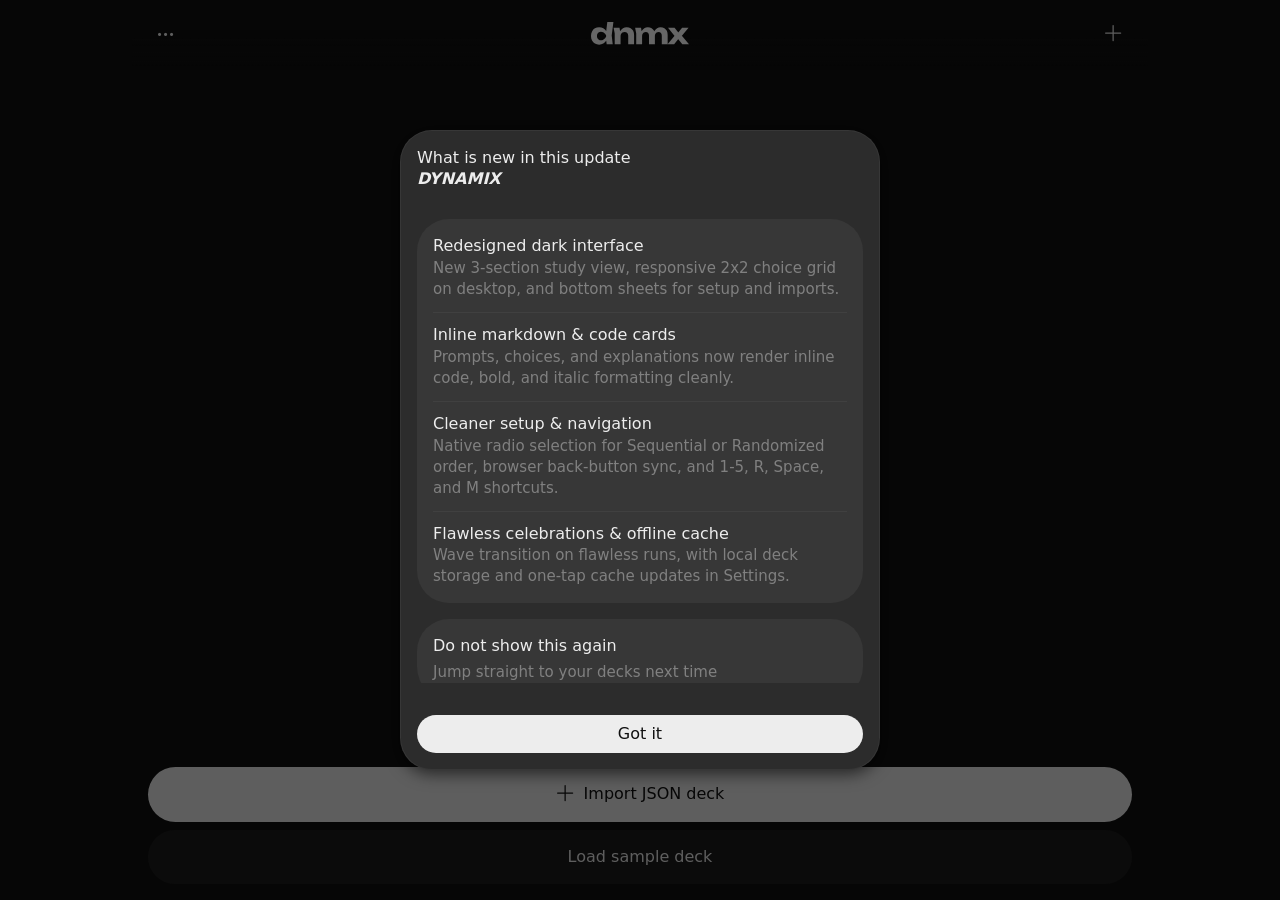
<file: index.html>
<!DOCTYPE html>
<html lang="en">
<head>
  <meta charset="UTF-8">
  <meta name="viewport" content="width=device-width, initial-scale=1.0">
  <title>Dynamix</title>
  <meta name="theme-color" content="#101010">
  <meta name="apple-mobile-web-app-capable" content="yes">
  <meta name="apple-mobile-web-app-status-bar-style" content="black-translucent">
  <meta name="apple-mobile-web-app-title" content="Dynamix">
  <link rel="manifest" href="manifest.json">
  <link rel="icon" type="image/svg+xml" href="assets/icons/dynamix.svg">
  <link rel="apple-touch-icon" href="assets/icons/dynamix.svg">
  <link rel="stylesheet" href="components/style.css">
  <link rel="stylesheet" href="components/responsive-experimental.css">
  <link rel="stylesheet" href="components/distortion-wave.css">
  <link rel="stylesheet" href="css/dynamix-ext.css">
</head>
<body>
  <div id="app" class="app"></div>

  <script src="components/distortion-wave.js"></script>
  <script src="components/components.js"></script>
  <script src="js/decks.js"></script>
  <script src="js/sound.js"></script>
  <script src="js/storage.js"></script>
  <script src="js/engine.js"></script>
  <script src="js/components/home.js"></script>
  <script src="js/components/deck.js"></script>
  <script src="js/components/game.js"></script>
  <script src="js/components/settings.js"></script>
  <script src="js/app.js"></script>
</body>
</html>
</file>
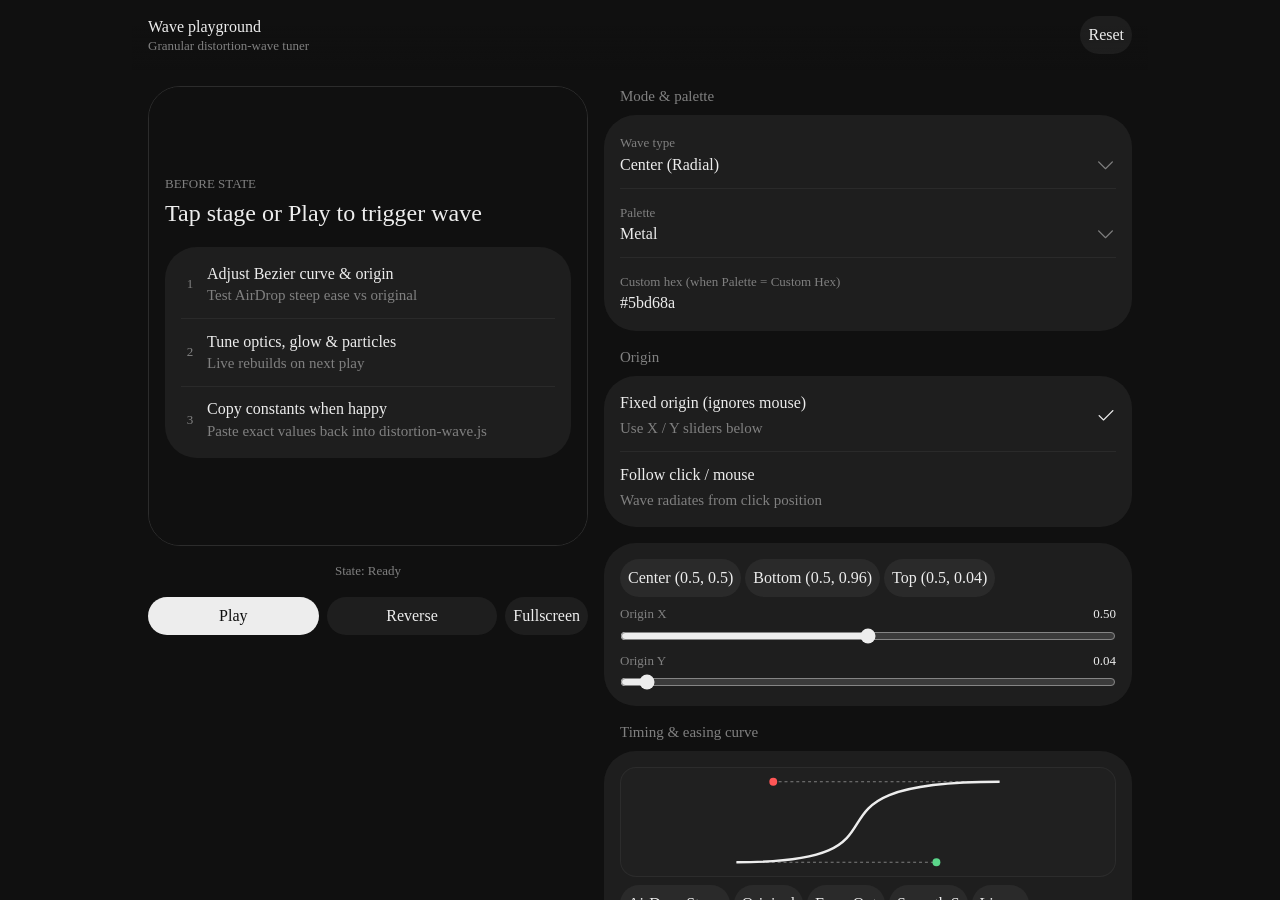
<file: playground.html>
<!DOCTYPE html>
<html lang="en">
<head>
    <meta charset="UTF-8">
    <meta name="viewport" content="width=device-width, initial-scale=1.0">
    <title>Distortion Wave Playground</title>
    <link rel="stylesheet" href="components/style.css">
    <link rel="stylesheet" href="components/responsive-experimental.css">
    <link rel="stylesheet" href="components/distortion-wave.css">
    <style>
        .pg-layout {
            display: grid;
            grid-template-columns: 1fr;
            gap: var(--tr-space-l);
            align-items: start;
        }
        @media (min-width: 820px) {
            .pg-layout {
                grid-template-columns: minmax(320px, 440px) minmax(0, 1fr);
            }
            .pg-stage-col {
                position: sticky;
                top: 72px;
            }
        }
        .pg-stage-box {
            width: 100%;
            height: 460px;
            border-radius: var(--tr-border-l);
            border: 1px solid var(--tr-elevation-op40);
            overflow: hidden;
            position: relative;
        }
        .pg-stage-box > .distortion-wave {
            width: 100%;
            height: 100%;
            border-radius: 0;
        }
        .pg-mock-view {
            width: 100%;
            height: 100%;
            padding: var(--tr-space-l);
        }
        .pg-slider-row {
            display: flex;
            flex-direction: column;
            gap: var(--tr-space-s);
        }
        .pg-slider-head {
            display: flex;
            justify-content: space-between;
            align-items: center;
        }
        .pg-slider-row input[type="range"] {
            width: 100%;
            accent-color: var(--tr-solid-light-1);
            cursor: pointer;
        }
        .pg-bezier-svg {
            width: 100%;
            height: 110px;
            background: var(--tr-solid-dark-2);
            border-radius: var(--tr-border-m);
            border: 1px solid var(--tr-elevation-op20);
        }
        .pg-preset-row {
            display: flex;
            flex-wrap: wrap;
            gap: var(--tr-space-s);
        }
        .pg-output {
            font-family: ui-monospace, "Cascadia Code", Consolas, monospace;
            font-size: 12px;
            white-space: pre;
            overflow-x: auto;
            color: var(--tr-solid-gray-2);
        }
    </style>
</head>
<body>
    <div id="app" class="app"></div>
    <script src="components/distortion-wave.js"></script>
    <script src="components/components.js"></script>
    <script>
        (function () {
            const DEFAULTS = {
                type: "center",
                palette: "metal",
                customHex: "#5bd68a",
                duration: 2300,
                speed: 1.0,
                originMode: "fixed",
                originX: 0.5,
                originY: 0.04,
                bezierX1: 0.76,
                bezierY1: 0.0,
                bezierX2: 0.14,
                bezierY2: 1.0,
                amplitude: 0.16,
                rippleFreq: 14.0,
                rippleMix: 0.35,
                aberration: 0.042,
                rimWidth: 0.14,
                blurAmount: 0.016,
                glowIntensity: 0.72,
                glowSpread: 2.4,
                coreSpark: 0.45,
                meshSharpness: 3.2,
                meshFlow: 2.2,
                edgeLightIntensity: 0.85,
                edgeLightWidth: 0.055,
                edgeCrestBoost: 1.85,
                edgeHaloPower: 1.4,
                particleCount: 160,
                particleSize: 0.0018,
                particleHalo: 1.35,
                particleGlow: 1.85,
                particleDrift: 0.24,
                particleEase: 2.4
            };

            const CURVE_PRESETS = [
                { name: "AirDrop Steep", x1: 0.76, y1: 0.0, x2: 0.14, y2: 1.0 },
                { name: "Original", x1: 0.50, y1: 0.0, x2: 0.00, y2: 1.0 },
                { name: "Expo Out", x1: 0.16, y1: 1.0, x2: 0.30, y2: 1.0 },
                { name: "Smooth S", x1: 0.65, y1: 0.0, x2: 0.35, y2: 1.0 },
                { name: "Linear", x1: 0.00, y1: 0.0, x2: 1.00, y2: 1.0 }
            ];

            const state = Object.assign({}, DEFAULTS);
            const sliderRefs = {};
            let waveCtrl = null;
            let stageBox = null;
            let bezierPath = null;
            let handleLine1 = null;
            let handleLine2 = null;
            let handleDot1 = null;
            let handleDot2 = null;
            let outputPre = null;
            let statusLabel = null;
            let revealedState = false;

            function buildMockFrom() {
                const wrap = trEl("div", "pg-mock-view vbox justify-center space-l");
                const head = trEl("div", "group vbox space-s");
                head.appendChild(trEl("p", "as-tertiary as-gray", "BEFORE STATE"));
                head.appendChild(trEl("p", "as-title as-bold", "Tap stage or Play to trigger wave"));
                wrap.appendChild(head);

                const list = trListCard([
                    trListItem({ index: 1, title: "Adjust Bezier curve & origin", subtitle: "Test AirDrop steep ease vs original" }),
                    trListItem({ index: 2, title: "Tune optics, glow & particles", subtitle: "Live rebuilds on next play" }),
                    trListItem({ index: 3, title: "Copy constants when happy", subtitle: "Paste exact values back into distortion-wave.js" })
                ]);
                wrap.appendChild(list);
                return wrap;
            }

            function buildMockTo() {
                const wrap = trEl("div", "pg-mock-view vbox justify-center space-l");
                wrap.appendChild(trIcon("\uE73E", { className: "as-display as-centered as-success" }));
                const head = trEl("div", "group vbox center space-t");
                head.appendChild(trEl("p", "as-headline as-bold as-centered", "Flawless run"));
                head.appendChild(trEl("p", "as-secondary as-gray as-centered", "Revealed target stage preview"));
                wrap.appendChild(head);
                const stats = trStatGroup([
                    { value: "100%", label: "Accuracy" },
                    { value: "4950", label: "Score" },
                    { value: "15x", label: "Streak" }
                ]);
                wrap.appendChild(stats);
                return wrap;
            }

            function activePaletteValue() {
                if (state.palette === "custom") {
                    return state.customHex;
                }
                return state.palette;
            }

            function mountWave() {
                if (!stageBox) {
                    return;
                }
                stageBox.innerHTML = "";
                revealedState = false;
                const isPointer = state.originMode === "pointer";
                const originVal = isPointer ? null : { x: state.originX, y: state.originY };
                waveCtrl = trDistortionWave({
                    children: buildMockFrom(),
                    revealedContent: buildMockTo(),
                    type: state.type,
                    palette: activePaletteValue(),
                    speed: state.speed,
                    origin: originVal,
                    followCursor: isPointer,
                    cornerRadius: 0,
                    waveStyle: {
                        duration: state.duration,
                        bezierX1: state.bezierX1,
                        bezierY1: state.bezierY1,
                        bezierX2: state.bezierX2,
                        bezierY2: state.bezierY2,
                        amplitude: state.amplitude,
                        rippleFreq: state.rippleFreq,
                        rippleMix: state.rippleMix,
                        aberration: state.aberration,
                        rimWidth: state.rimWidth,
                        blurAmount: state.blurAmount,
                        glowIntensity: state.glowIntensity,
                        glowSpread: state.glowSpread,
                        coreSpark: state.coreSpark,
                        meshSharpness: state.meshSharpness,
                        meshFlow: state.meshFlow,
                        edgeLightIntensity: state.edgeLightIntensity,
                        edgeLightWidth: state.edgeLightWidth,
                        edgeCrestBoost: state.edgeCrestBoost,
                        edgeHaloPower: state.edgeHaloPower,
                        particleCount: state.particleCount,
                        particleSize: state.particleSize,
                        particleHalo: state.particleHalo,
                        particleGlow: state.particleGlow,
                        particleDrift: state.particleDrift,
                        particleEase: state.particleEase
                    },
                    onFinish: function (isRev) {
                        revealedState = isRev;
                        if (statusLabel) {
                            statusLabel.textContent = isRev ? "State: Revealed (click Play/Reverse)" : "State: Initial";
                        }
                    }
                });
                stageBox.appendChild(waveCtrl.el);
                if (statusLabel) {
                    statusLabel.textContent = "State: Ready";
                }
            }

            function updateBezierPreview() {
                if (!bezierPath) {
                    return;
                }
                const padX = 16;
                const padY = 14;
                const w = 268;
                const h = 82;
                const x0 = padX;
                const y0 = padY + h;
                const x3 = padX + w;
                const y3 = padY;
                const cx1 = padX + state.bezierX1 * w;
                const cy1 = padY + (1 - state.bezierY1) * h;
                const cx2 = padX + state.bezierX2 * w;
                const cy2 = padY + (1 - state.bezierY2) * h;
                const d = "M " + x0 + " " + y0 + " C " + cx1 + " " + cy1 + ", " + cx2 + " " + cy2 + ", " + x3 + " " + y3;
                bezierPath.setAttribute("d", d);
                handleLine1.setAttribute("x1", x0);
                handleLine1.setAttribute("y1", y0);
                handleLine1.setAttribute("x2", cx1);
                handleLine1.setAttribute("y2", cy1);
                handleLine2.setAttribute("x1", x3);
                handleLine2.setAttribute("y1", y3);
                handleLine2.setAttribute("x2", cx2);
                handleLine2.setAttribute("y2", cy2);
                handleDot1.setAttribute("cx", cx1);
                handleDot1.setAttribute("cy", cy1);
                handleDot2.setAttribute("cx", cx2);
                handleDot2.setAttribute("cy", cy2);
            }

            function formatConfigSnippet() {
                const lines = [
                    "const WAVE_DURATION = " + state.duration + ";",
                    "const WAVE_ORIGIN_X = " + state.originX + ";",
                    "const WAVE_ORIGIN_Y = " + state.originY + ";",
                    "const WAVE_FOLLOW_CURSOR = " + (state.originMode === "pointer") + ";",
                    "const WAVE_BEZIER_X1 = " + state.bezierX1 + ";",
                    "const WAVE_BEZIER_Y1 = " + state.bezierY1 + ";",
                    "const WAVE_BEZIER_X2 = " + state.bezierX2 + ";",
                    "const WAVE_BEZIER_Y2 = " + state.bezierY2 + ";",
                    "const WAVE_AMPLITUDE = " + state.amplitude + ";",
                    "const WAVE_RIPPLE_FREQ = " + state.rippleFreq + ";",
                    "const WAVE_RIPPLE_MIX = " + state.rippleMix + ";",
                    "const WAVE_ABERRATION = " + state.aberration + ";",
                    "const WAVE_RIM_WIDTH = " + state.rimWidth + ";",
                    "const WAVE_BLUR_AMOUNT = " + state.blurAmount + ";",
                    "const WAVE_GLOW_INTENSITY = " + state.glowIntensity + ";",
                    "const WAVE_GLOW_SPREAD = " + state.glowSpread + ";",
                    "const WAVE_CORE_SPARK = " + state.coreSpark + ";",
                    "const WAVE_MESH_SHARPNESS = " + state.meshSharpness + ";",
                    "const WAVE_MESH_FLOW = " + state.meshFlow + ";",
                    "const WAVE_EDGE_LIGHT_INTENSITY = " + state.edgeLightIntensity + ";",
                    "const WAVE_EDGE_LIGHT_WIDTH = " + state.edgeLightWidth + ";",
                    "const WAVE_EDGE_CREST_BOOST = " + state.edgeCrestBoost + ";",
                    "const WAVE_EDGE_HALO_POWER = " + state.edgeHaloPower + ";",
                    "const WAVE_PARTICLE_COUNT = " + state.particleCount + ";",
                    "const WAVE_PARTICLE_SIZE = " + state.particleSize + ";",
                    "const WAVE_PARTICLE_HALO = " + state.particleHalo + ";",
                    "const WAVE_PARTICLE_GLOW = " + state.particleGlow + ";",
                    "const WAVE_PARTICLE_DRIFT = " + state.particleDrift + ";",
                    "const WAVE_PARTICLE_EASE = " + state.particleEase + ";"
                ];
                return lines.join("\n");
            }

            function refreshOutput() {
                updateBezierPreview();
                if (outputPre) {
                    outputPre.textContent = formatConfigSnippet();
                }
            }

            function makeSlider(key, label, min, max, step, digits) {
                const wrap = trEl("div", "pg-slider-row");
                const head = trEl("div", "pg-slider-head");
                const lbl = trEl("span", "as-tertiary as-gray", label);
                const valEl = trEl("span", "as-tertiary as-bold", Number(state[key]).toFixed(digits));
                head.appendChild(lbl);
                head.appendChild(valEl);

                const input = document.createElement("input");
                input.type = "range";
                input.min = String(min);
                input.max = String(max);
                input.step = String(step);
                input.value = String(state[key]);
                input.addEventListener("input", function () {
                    const num = Number(input.value);
                    state[key] = num;
                    valEl.textContent = num.toFixed(digits);
                    refreshOutput();
                });

                wrap.appendChild(head);
                wrap.appendChild(input);
                sliderRefs[key] = { input: input, valEl: valEl, digits: digits };
                return wrap;
            }

            function syncSlidersFromState() {
                const keys = Object.keys(sliderRefs);
                for (let i = 0; i < keys.length; i += 1) {
                    const k = keys[i];
                    const ref = sliderRefs[k];
                    ref.input.value = String(state[k]);
                    ref.valEl.textContent = Number(state[k]).toFixed(ref.digits);
                }
                refreshOutput();
            }

            function triggerPlay(pointerEvt) {
                mountWave();
                const passEvt = state.originMode === "pointer" ? pointerEvt : null;
                waveCtrl.play(passEvt);
            }

            function triggerReverse(pointerEvt) {
                if (!waveCtrl) {
                    mountWave();
                }
                const passEvt = state.originMode === "pointer" ? pointerEvt : null;
                waveCtrl.reverse(passEvt);
            }

            function triggerFullscreenDemo() {
                const isPointer = state.originMode === "pointer";
                const originVal = isPointer ? null : { x: state.originX, y: state.originY };
                trSuccessWave({
                    title: "Fullscreen preview",
                    subtitle: "Testing live trSuccessWave with current origin & palette.",
                    palette: activePaletteValue(),
                    type: state.type,
                    speed: state.speed,
                    origin: originVal,
                    followCursor: isPointer,
                    buttonLabel: "Close preview"
                });
            }

            function buildApp() {
                const app = document.getElementById("app");
                const nav = trNavBar({
                    title: "Wave playground",
                    subtitle: "Granular distortion-wave tuner",
                    actions: [
                        trButton({
                            label: "Reset",
                            size: "m",
                            onClick: function () {
                                Object.assign(state, DEFAULTS);
                                syncSlidersFromState();
                                mountWave();
                            }
                        })
                    ]
                });
                app.appendChild(nav);

                const main = trEl("main", "content vbox space-xl");
                const layout = trEl("div", "pg-layout");

                // left column: sticky stage + play buttons
                const stageCol = trEl("div", "pg-stage-col vbox space-l");
                stageBox = trEl("div", "pg-stage-box");
                stageBox.addEventListener("click", function (evt) {
                    if (revealedState) {
                        triggerReverse(evt);
                    } else {
                        triggerPlay(evt);
                    }
                });
                stageCol.appendChild(stageBox);

                statusLabel = trEl("p", "as-tertiary as-gray as-centered", "State: Ready");
                stageCol.appendChild(statusLabel);

                const btnRow = trEl("div", "hbox space-m");
                btnRow.appendChild(trButton({
                    label: "Play",
                    variant: "primary",
                    size: "m",
                    className: "flex1",
                    onClick: function () { triggerPlay(null); }
                }));
                btnRow.appendChild(trButton({
                    label: "Reverse",
                    size: "m",
                    className: "flex1",
                    onClick: function () { triggerReverse(null); }
                }));
                btnRow.appendChild(trButton({
                    label: "Fullscreen",
                    size: "m",
                    onClick: triggerFullscreenDemo
                }));
                stageCol.appendChild(btnRow);
                layout.appendChild(stageCol);

                // right column: granular controls
                const controlsCol = trEl("div", "vbox space-l");

                // 1. Mode, Palette & Origin
                const typeRow = trPropertyRow({
                    label: "Wave type",
                    select: {
                        value: state.type,
                        options: [
                            { value: "center", label: "Center (Radial)" },
                            { value: "vertical", label: "Vertical" },
                            { value: "horizontal", label: "Horizontal" }
                        ],
                        onChange: function (e) { state.type = e.target.value; refreshOutput(); }
                    }
                });

                const paletteRow = trPropertyRow({
                    label: "Palette",
                    select: {
                        value: state.palette,
                        options: [
                            { value: "metal", label: "Metal" },
                            { value: "colorful", label: "Colorful" },
                            { value: "monochromatic", label: "Monochromatic" },
                            { value: "green", label: "Green" },
                            { value: "ocean", label: "Ocean" },
                            { value: "sunset", label: "Sunset" },
                            { value: "custom", label: "Custom Hex" }
                        ],
                        onChange: function (e) { state.palette = e.target.value; refreshOutput(); }
                    }
                });

                const hexRow = trPropertyRow({
                    label: "Custom hex (when Palette = Custom Hex)",
                    input: {
                        type: "text",
                        value: state.customHex,
                        onInput: function (e) { state.customHex = e.target.value; }
                    }
                });

                const originRadio = trRadioGroup({
                    label: "Origin mode",
                    value: state.originMode,
                    items: [
                        { value: "fixed", title: "Fixed origin (ignores mouse)", subtitle: "Use X / Y sliders below" },
                        { value: "pointer", title: "Follow click / mouse", subtitle: "Wave radiates from click position" }
                    ],
                    onChange: function (val) { state.originMode = val; }
                });

                const originPresets = trEl("div", "pg-preset-row");
                const originSpots = [
                    { label: "Center (0.5, 0.5)", x: 0.5, y: 0.5 },
                    { label: "Bottom (0.5, 0.96)", x: 0.5, y: 0.96 },
                    { label: "Top (0.5, 0.04)", x: 0.5, y: 0.04 }
                ];
                for (let i = 0; i < originSpots.length; i += 1) {
                    const spot = originSpots[i];
                    originPresets.appendChild(trButton({
                        label: spot.label,
                        size: "m",
                        onClick: function () {
                            state.originX = spot.x;
                            state.originY = spot.y;
                            syncSlidersFromState();
                        }
                    }));
                }

                const originSliders = trCard([
                    originPresets,
                    makeSlider("originX", "Origin X", 0, 1, 0.01, 2),
                    makeSlider("originY", "Origin Y", 0, 1, 0.01, 2)
                ]);

                controlsCol.appendChild(trCardGroup({ headline: "Mode & palette", card: trListCard([typeRow, paletteRow, hexRow]) }));
                controlsCol.appendChild(trCardGroup({ headline: "Origin", card: originRadio }));
                controlsCol.appendChild(originSliders);

                // 2. Timing & Cubic Bezier
                const svgNs = "http://www.w3.org/2000/svg";
                const svg = document.createElementNS(svgNs, "svg");
                svg.setAttribute("viewBox", "0 0 300 110");
                svg.setAttribute("class", "pg-bezier-svg");

                handleLine1 = document.createElementNS(svgNs, "line");
                handleLine1.setAttribute("stroke", "#808080");
                handleLine1.setAttribute("stroke-dasharray", "3 3");
                handleLine2 = document.createElementNS(svgNs, "line");
                handleLine2.setAttribute("stroke", "#808080");
                handleLine2.setAttribute("stroke-dasharray", "3 3");
                bezierPath = document.createElementNS(svgNs, "path");
                bezierPath.setAttribute("fill", "none");
                bezierPath.setAttribute("stroke", "#ededed");
                bezierPath.setAttribute("stroke-width", "2.5");
                handleDot1 = document.createElementNS(svgNs, "circle");
                handleDot1.setAttribute("r", "4");
                handleDot1.setAttribute("fill", "#5bd68a");
                handleDot2 = document.createElementNS(svgNs, "circle");
                handleDot2.setAttribute("r", "4");
                handleDot2.setAttribute("fill", "#ff5656");
                svg.appendChild(handleLine1);
                svg.appendChild(handleLine2);
                svg.appendChild(bezierPath);
                svg.appendChild(handleDot1);
                svg.appendChild(handleDot2);

                const curvePresetRow = trEl("div", "pg-preset-row");
                for (let i = 0; i < CURVE_PRESETS.length; i += 1) {
                    const p = CURVE_PRESETS[i];
                    curvePresetRow.appendChild(trButton({
                        label: p.name,
                        size: "m",
                        onClick: function () {
                            state.bezierX1 = p.x1;
                            state.bezierY1 = p.y1;
                            state.bezierX2 = p.x2;
                            state.bezierY2 = p.y2;
                            syncSlidersFromState();
                        }
                    }));
                }

                const timingCard = trCard([
                    svg,
                    curvePresetRow,
                    makeSlider("duration", "Duration (ms)", 400, 5000, 50, 0),
                    makeSlider("speed", "Speed multiplier", 0.25, 3.0, 0.05, 2),
                    makeSlider("bezierX1", "Bezier X1", 0, 1, 0.01, 2),
                    makeSlider("bezierY1", "Bezier Y1", -0.5, 1.5, 0.01, 2),
                    makeSlider("bezierX2", "Bezier X2", 0, 1, 0.01, 2),
                    makeSlider("bezierY2", "Bezier Y2", -0.5, 1.5, 0.01, 2)
                ]);
                controlsCol.appendChild(trCardGroup({ headline: "Timing & easing curve", card: timingCard }));

                // 3. Optics & Glass
                const opticsCard = trCard([
                    makeSlider("amplitude", "Amplitude (lens bend)", 0, 0.5, 0.005, 3),
                    makeSlider("rippleFreq", "Ripple frequency", 1, 40, 0.5, 1),
                    makeSlider("rippleMix", "Ripple mix", 0, 1, 0.01, 2),
                    makeSlider("aberration", "Chromatic aberration", 0, 0.15, 0.002, 3),
                    makeSlider("rimWidth", "Rim width", 0.02, 0.4, 0.005, 3),
                    makeSlider("blurAmount", "Glass blur", 0, 0.06, 0.001, 3)
                ]);
                controlsCol.appendChild(trCardGroup({ headline: "Optics & distortion", card: opticsCard }));

                // 4. Glow, Mesh & Edge Light
                const lightCard = trCard([
                    makeSlider("glowIntensity", "Glow intensity", 0, 2.5, 0.02, 2),
                    makeSlider("glowSpread", "Glow spread", 0.2, 6, 0.1, 1),
                    makeSlider("coreSpark", "Core spark", 0, 2, 0.02, 2),
                    makeSlider("meshSharpness", "Mesh sharpness", 0.5, 8, 0.1, 1),
                    makeSlider("meshFlow", "Mesh flow", 0, 8, 0.1, 1),
                    makeSlider("edgeLightIntensity", "Edge light intensity", 0, 2.5, 0.02, 2),
                    makeSlider("edgeLightWidth", "Edge light width", 0.01, 0.2, 0.002, 3),
                    makeSlider("edgeCrestBoost", "Edge crest boost", 0, 4, 0.05, 2),
                    makeSlider("edgeHaloPower", "Edge halo power", 0.2, 4, 0.05, 2)
                ]);
                controlsCol.appendChild(trCardGroup({ headline: "Glow, mesh & edge light", card: lightCard }));

                // 5. Particles
                const particleCard = trCard([
                    makeSlider("particleCount", "Particle count", 0, 320, 4, 0),
                    makeSlider("particleSize", "Particle size", 0.0005, 0.006, 0.0001, 4),
                    makeSlider("particleHalo", "Particle halo", 0.2, 4, 0.05, 2),
                    makeSlider("particleGlow", "Particle glow", 0, 4, 0.05, 2),
                    makeSlider("particleDrift", "Particle drift", 0, 0.8, 0.01, 2),
                    makeSlider("particleEase", "Particle ease", 0.5, 5, 0.1, 1)
                ]);
                controlsCol.appendChild(trCardGroup({ headline: "Particles", card: particleCard }));

                // 6. Export constants
                outputPre = trEl("pre", "pg-output", "");
                const copyBtn = trButton({
                    label: "Copy constants",
                    variant: "primary",
                    onClick: function () {
                        const text = formatConfigSnippet();
                        if (navigator.clipboard && navigator.clipboard.writeText) {
                            navigator.clipboard.writeText(text);
                        }
                        copyBtn.textContent = "Copied!";
                        setTimeout(function () { copyBtn.textContent = "Copy constants"; }, 1200);
                    }
                });
                const exportSection = trSection([
                    trCardGroup({ headline: "Export constants", card: trCard([outputPre]) }),
                    copyBtn
                ]);
                controlsCol.appendChild(exportSection);

                layout.appendChild(controlsCol);
                main.appendChild(layout);
                app.appendChild(main);

                refreshOutput();
                mountWave();
            }

            buildApp();
        })();
    </script>
</body>
</html>
</file>
<file: components/style.css>
/* a more mature version of style.css, hopefully actually futureproof and expandable. */

@font-face {
    font-family: "Segoe Fluent Icons";
    src: url("../assets/fonts/SegoeIcons.ttf") format("truetype");
    font-weight: normal;
    font-style: normal;
    font-display: block;
}

/* normalizers */
*, *::before, *::after {
    padding: 0;
    margin: 0;
    box-sizing: border-box;
}
html {
    -webkit-text-size-adjust: 100%;
    -webkit-tap-highlight-color: transparent;
}
html, body {
    height: 100%;
    width: 100%;
    overflow: hidden;
    overscroll-behavior: none;
}
body {
    position: fixed;
    inset: 0;
    line-height: 1.4;
    -webkit-font-smoothing: antialiased;
}
img, picture, video, canvas, svg {
    display: block;
    max-width: 100%;
}
input, button, textarea, select {
    font: inherit;
    color: inherit;
}
p, h1, h2, h3, h4, h5, h6 {
    overflow-wrap: break-word;
}
ul, ol {
    list-style: none;
}
a {
    color: inherit;
    text-decoration: none;
}

/* tokens */
:root {
    /* solid colors */
    --tr-solid-dark-1: #101010;
        --tr-solid-dark-2: #202020;
        --tr-solid-dark-3: #2c2c2c;
        --tr-solid-dark-4: #303030;
    --tr-solid-light-1: #ededed;
    --tr-solid-gray-1: #808080;
    --tr-solid-gray-2: #ccc;

    /* elevations */
    --tr-elevation-op20: #80808020;
    --tr-elevation-op40: #80808040;

    --tr-critical: rgb(255, 86, 86);
    --tr-success: #5bd68a;

    /* font */
    --tr-font-type: "Segoe UI";
    --tr-font-icon: "Segoe Fluent Icons", "Segoe MDL2 Assets";

        /* font-size */
        --tr-font-s-display: 48px;
        --tr-font-s-largetitle: 32px;
        --tr-font-s-title: 24px;
        --tr-font-s-headline: 16px;
        --tr-font-s-primary: 16px;
        --tr-font-s-secondary: 15px;
        --tr-font-s-tertiary: 13px;

    /* spacing */
    --tr-space-t: 2px;
    --tr-space-s: 4px;
    --tr-space-m: 8px;
    --tr-space-l: 16px;
    --tr-space-xl: 32px;
    --tr-space-xxl: 64px;
    --tr-space-xxxl: 96px;

    /* border radius */
    --tr-border-t: 4px;
    --tr-border-s: 8px;
    --tr-border-m: 16px;
    --tr-border-l: 32px;
    --tr-border-xl: 64px;

    --tr-phone-width: 393px;
    --tr-shadow: 0 4px 16px rgba(0, 0, 0, 0.6);

    /* motion */
    --tr-rise-distance: var(--tr-space-m);
    --tr-rise-duration: 240ms;
    --tr-rise-delay: 2s;
}

/* shell */
body {
    background-color:       var(--tr-solid-dark-1);
    color:                  var(--tr-solid-light-1);
    font-family:            var(--tr-font-type);
    font-size:              var(--tr-font-s-primary);
}
.app {
    max-width:              var(--tr-phone-width); /* iPhone 16 */
    height:                 100%;
    margin:                 0 auto;
    overflow-y:             auto;
    overflow-x:             hidden;
    overscroll-behavior-y:  contain;
    -webkit-overflow-scrolling: touch;
    display:                flex;
    flex-direction:         column;
}
@media (min-width: 600px) {
    .app {
        max-width: 100%;
    }
}

/* page & rise animations */
@keyframes trSlideForward {
    from {
        opacity: 0;
        transform: translateX(24px);
    }
    to {
        opacity: 1;
        transform: translateX(0);
    }
}
@keyframes trSlideBack {
    from {
        opacity: 0;
        transform: translateX(-24px);
    }
    to {
        opacity: 1;
        transform: translateX(0);
    }
}
@keyframes trFadeRoot {
    from {
        opacity: 0;
    }
    to {
        opacity: 1;
    }
}
@keyframes trRiseUp {
    from {
        opacity: 0;
        transform: translateY(var(--tr-rise-distance));
    }
    to {
        opacity: 1;
        transform: translateY(0);
    }
}
.app.anim-forward > main,
.app.anim-forward > .content,
.anim-forward:not(.app) {
    animation: trSlideForward 200ms cubic-bezier(0.22, 1, 0.36, 1);
}
.app.anim-back > main,
.app.anim-back > .content,
.anim-back:not(.app) {
    animation: trSlideBack 200ms cubic-bezier(0.22, 1, 0.36, 1);
}
.app.anim-root > main,
.app.anim-root > .content,
.anim-root:not(.app) {
    animation: trFadeRoot 180ms ease;
}
.anim-rise-pending {
    opacity: 0;
    transform: translateY(var(--tr-rise-distance));
    pointer-events: none;
}
.anim-rise {
    animation: trRiseUp var(--tr-rise-duration) cubic-bezier(0.22, 1, 0.36, 1) both;
}
button.anim-rise,
.anim-rise.anim-delayed {
    animation-delay: var(--tr-rise-delay);
}

.navigation-bar, .tab-bar, .content {
    padding: var(--tr-space-l);
}
.navigation-bar, .tab-bar {
    flex-shrink: 0;
}
.navigation-bar {
    position: sticky;
    top: 0;
    z-index: 20;
    min-height: 54px;
    background: linear-gradient(
        to bottom,
        var(--tr-solid-dark-1) 0%,
        var(--tr-solid-dark-1) 36%,
        color-mix(in srgb, var(--tr-solid-dark-1) 86%, transparent) 58%,
        color-mix(in srgb, var(--tr-solid-dark-1) 52%, transparent) 78%,
        color-mix(in srgb, var(--tr-solid-dark-1) 18%, transparent) 92%,
        transparent 100%
    );
}
.navigation-bar > h1 {
    font-size: inherit;
    font-weight: inherit;
}
.content {
    flex: 1 0 auto;
}
.content > * {
    flex-shrink: 0;
}

/* layout & class tokens */
.hbox {
    display:                flex;
    flex-direction:         row;
    align-items:            center;
}
.vbox {
    display:                flex;
    flex-direction:         column;
}
.hbox > .flex1 {
    flex: 1;
    min-width: 0;
}
.vbox > .flex1 {
    flex: 1;
    min-height: 0;
}
.content > .flex1,
.trSection > .flex1 {
    flex: 1 0 auto;
}
.flex1 {
    flex: 1;
    min-width: 0;
}
.push-right {
    margin-inline-end: auto;
}
.push-center {
    margin-inline: auto;
}
.trBrandLogo-svg {
    height: 24px;
    width: auto;
}
.grid {
    display: grid;
    grid-template-columns: 1fr auto;
    grid-template-rows: 1fr auto;
    gap: var(--tr-space-m);
    flex-shrink: 0;
}
.grid > .tl {
    grid-column: 1;
    grid-row: 1;
    align-self: start;
    justify-self: start;
}
.grid > .tr {
    grid-column: 2;
    grid-row: 1;
    align-self: start;
    justify-self: end;
    text-align: right;
}
.grid > .bl {
    grid-column: 1;
    grid-row: 2;
    align-self: end;
    justify-self: start;
    min-width: 0;
    overflow-wrap: anywhere;
}
.grid > .br {
    grid-column: 2;
    grid-row: 2;
    align-self: end;
    justify-self: end;
    text-align: right;
}
/* alignment */
.as-centered {
    text-align: center;
}
.center {
    justify-content: safe center;
    align-items: center;
}
.justify-center {
    justify-content: safe center;
}

/* scroll */
.hbox.scroll {
    overflow-x: auto;
    flex-shrink: 0;
}
.hbox.scroll > * {
    flex: 0 0 auto;
    white-space: nowrap;
}
.vbox.scroll {
    overflow-y: auto;
    min-height: 0;
}
.vbox.scroll > * {
    flex: 0 0 auto;
}
.app,
.scroll,
.content,
.sheet,
.sheet-body {
    scrollbar-width: none;
    -ms-overflow-style: none;
}
.app::-webkit-scrollbar,
.scroll::-webkit-scrollbar,
.content::-webkit-scrollbar,
.sheet::-webkit-scrollbar,
.sheet-body::-webkit-scrollbar {
    display: none;
}

/* spacing */
.space-t {gap: var(--tr-space-t);}
.space-s {gap: var(--tr-space-s);}
.space-m {gap: var(--tr-space-m);}
.space-l {gap: var(--tr-space-l);}
.space-xl {gap: var(--tr-space-xl);}
.space-xxl {gap: var(--tr-space-xxl);}
.space-xxxl {gap: var(--tr-space-xxxl);}

.mb-s {margin-bottom: var(--tr-space-s);}
.mb-m {margin-bottom: var(--tr-space-m);}
.mb-l {margin-bottom: var(--tr-space-l);}

/* border radius */
.border-t {border-radius: var(--tr-border-t);}
.border-s {border-radius: var(--tr-border-s);}
.border-m {border-radius: var(--tr-border-m);}
.border-l {border-radius: var(--tr-border-l);}
.border-xl {border-radius: var(--tr-border-xl);}

/* typography */
.as-display {font-size: var(--tr-font-s-display);}
.as-large-title {font-size: var(--tr-font-s-largetitle);}
.as-title {font-size: var(--tr-font-s-title);}
.as-headline {font-size: var(--tr-font-s-headline);}
.as-primary {font-size: var(--tr-font-s-primary);}
.as-secondary {font-size: var(--tr-font-s-secondary);}
.as-tertiary {font-size: var(--tr-font-s-tertiary);}
.as-critical {color: var(--tr-critical);}
.as-success {color: var(--tr-success);}
.disabled {opacity: 50%;}

/* padding */
.thickness-s {padding: var(--tr-space-s);}
.thickness-m {padding: var(--tr-space-m);}
.thickness-l {padding: var(--tr-space-l);}

.as-gray {color: var(--tr-solid-gray-1);}
.as-midgray {color: var(--tr-solid-gray-2);}
.as-bold {font-weight: 500;}
.as-black {font-weight: 700;}
.as-italic {font-style: italic;}
.lh-1 {line-height: 1;}

.as-cardheadline {padding-inline: var(--tr-space-l);}
.as-cardfootnote {padding-inline: var(--tr-space-l);}

/* components */
:where(i.icon) {
    display:                block;
    font-family:            var(--tr-font-icon);
    font-style:             normal;
    font-weight:            normal;
    line-height:            1;
    font-size:              1.25em;
}
:where(.spacer) {
    width: 100%;
    height: .5px;
    background-color: var(--tr-elevation-op20);
    margin-block: var(--tr-space-s);
}
:where(.section) {
    min-width: 0;
}
:where(.list-index) {
    min-width: 18px;
    flex-shrink: 0;
}
:where(.card) {
    background-color: var(--tr-elevation-op20);
    padding: var(--tr-space-l);
    corner-shape: squircle;
}
:where(.popup) {
    background-color: var(--tr-solid-dark-3);
    border: solid 1px var(--tr-elevation-op20);
    padding: var(--tr-space-l);
    max-width: min(300px, calc(100vw - var(--tr-space-xl)));
    box-shadow: var(--tr-shadow);
}
:where(.sheet) {
    background-color: var(--tr-solid-dark-3);
    border: solid 1px var(--tr-elevation-op20);
    padding: var(--tr-space-l);
    box-shadow: var(--tr-shadow);
}
.card.brandcard { /* overwrites .card */
    background-color: var(--tr-solid-dark-2);
    border: solid 1px var(--tr-elevation-op20);
    height: 196px;
    width: 100%;
}
.card.brandcard[role="button"]:hover {
    background-color: var(--tr-solid-dark-3);
}
.card.profile {
    height: 196px;
}
/* good mental model would be main elements are in where, then supplementary classes remain untouched */

:where(button) {
    display:            inline-flex;
    align-items:        center;
    justify-content:    center;
    background:         none;
    border:             none;
    outline:            none;
    padding:            0;
    cursor:             pointer;
    line-height:        1;
    text-align:         left;
    transition:         background-color 120ms ease, opacity 120ms ease, transform 80ms ease, border-color 120ms ease;
}
button.as-standard {
    background-color: var(--tr-elevation-op20);
}
button.as-standard:not(.disabled):hover {
    background-color: var(--tr-elevation-op40);
}
button.as-standard:not(.disabled):active {
    transform: scale(0.98);
}
button.as-primary {
    width: 100%;
    background-color: var(--tr-solid-light-1);
    color: var(--tr-solid-dark-1);
}
button.as-primary:not(.disabled):hover {
    opacity: 0.88;
}
button.as-primary:not(.disabled):active {
    transform: scale(0.98);
}
button.as-tabbed {
    border-bottom: solid 1px transparent;
    color: var(--tr-solid-gray-2);
}
button.as-tabbed:hover {
    opacity: 0.8;
}
button.as-tabbed.active {
    border-bottom: solid 1px var(--tr-solid-light-1);
    color: var(--tr-solid-light-1);
}
button:focus-visible,
input:focus-visible,
select:focus-visible,
[role="button"]:focus-visible {
    outline: 1px solid var(--tr-solid-gray-1);
}
:where([role="button"]) {
    cursor: pointer;
    transition: background-color 120ms ease, opacity 120ms ease, transform 80ms ease;
}
:where([role="button"]):active {
    transform: scale(0.99);
}

/* form & ported components */
:where(input, select) {
    background: none;
    border: none;
    outline: none;
    width: 100%;
    color: var(--tr-solid-light-1);
    font-size: var(--tr-font-s-primary);
}
:where(input)::placeholder {
    color: var(--tr-solid-gray-1);
}
:where(select) {
    appearance: none;
    -webkit-appearance: none;
    -moz-appearance: none;
    cursor: pointer;
}
:where(select)::picker-icon {
    display: none;
}
:where(select) option {
    background-color: var(--tr-solid-dark-2);
    color: var(--tr-solid-light-1);
}
:where(select) optgroup {
    background-color: var(--tr-solid-dark-2);
    color: var(--tr-solid-gray-1);
}
:where(.avatar-lg) {
    width: 56px;
    height: 56px;
    border-radius: 50%;
    background-color: var(--tr-solid-light-1);
}

/* runtime states & overlays */
.hidden {
    display: none;
}

.notif-bell {
    position: relative;
}
.notif-dot {
    position: absolute;
    top: var(--tr-space-s);
    right: var(--tr-space-s);
    width: var(--tr-space-m);
    height: var(--tr-space-m);
    border-radius: 50%;
    background-color: var(--tr-critical);
}

/* card stack */
:where(.card-stack) {
    display: flex;
    flex-direction: column;
    position: relative;
    isolation: isolate;
}
:where(.card-stack) > .card {
    position: relative;
    box-shadow: var(--tr-shadow);
    transition: margin-top 240ms cubic-bezier(0.22, 1, 0.36, 1), background-color 120ms ease, transform 80ms ease;
}
:where(.card-stack) > .card + .card {
    margin-top: var(--tr-space-l);
}
:where(.card-stack.collapsed) > .card + .card {
    margin-top: -100px;
}

/* story bar */
:where(.story-bar) {
    display: flex;
    flex-direction: row;
    gap: var(--tr-space-t);
    padding: var(--tr-space-s) var(--tr-space-m);
    flex: 0 0 auto;
}
:where(.story-segment) {
    flex: 1;
    height: var(--tr-space-t);
    border-radius: var(--tr-space-t);
    background-color: var(--tr-elevation-op40);
    transition: background-color 180ms ease;
}
.story-segment.active {
    background-color: var(--tr-solid-light-1);
}

/* menu & check rows */
:where(.menu-anchor) {
    position: relative;
    display: inline-flex;
}
:where(.menu-anchor) > .popup {
    position: absolute;
    top: calc(100% + var(--tr-space-m));
    right: 0;
    z-index: 100;
    min-width: 220px;
    max-height: 60dvh;
    overflow-y: auto;
}
.menu-item {
    cursor: pointer;
    white-space: nowrap;
    transition: opacity 120ms ease;
}
.menu-item:hover {
    opacity: 0.75;
}
.menu-item input[type="radio"],
.check-row input[type="checkbox"],
.check-row input[type="radio"] {
    position: absolute;
    opacity: 0;
    width: 0;
    height: 0;
    pointer-events: none;
}
.menu-item .check,
.check-row .check {
    opacity: 0;
    transition: opacity 120ms ease;
}
.menu-item input[type="radio"]:checked ~ .check,
.check-row input[type="checkbox"]:checked ~ .check,
.check-row input[type="radio"]:checked ~ .check {
    opacity: 1;
}

/* bottom sheet modal */
.sheet-backdrop {
    position: fixed;
    inset: 0;
    z-index: 200;
    background-color: rgba(0, 0, 0, 0.6);
    display: flex;
    justify-content: center;
    align-items: flex-end;
    opacity: 1;
    visibility: visible;
    transition: opacity 180ms ease, visibility 180ms ease;
}
.sheet-backdrop.hidden {
    display: flex;
    opacity: 0;
    visibility: hidden;
    pointer-events: none;
}
.sheet-backdrop > .sheet {
    width: 100%;
    max-width: var(--tr-phone-width);
    max-height: 80dvh;
    border-bottom: none;
    border-radius: var(--tr-border-l) var(--tr-border-l) 0 0;
    overflow: hidden;
    transform: translateY(0);
    transition: transform 220ms cubic-bezier(0.22, 1, 0.36, 1);
}
.sheet-backdrop.hidden > .sheet {
    transform: translateY(100%);
}
.sheet-header,
.sheet-footer {
    flex: 0 0 auto;
}
.sheet-body {
    flex: 1;
    min-height: 0;
    overflow-y: auto;
}
.sheet-body > * {
    flex-shrink: 0;
}
</file>
<file: components/responsive-experimental.css>
/* experimental tablet and desktop layout (remove link tag to revert to mobile shell) */

.app {
    width: 100%;
    max-width: 1080px;
}

.content.justify-center {
    justify-content: safe center;
}

.content.justify-center > * {
    width: 100%;
    max-width: 440px;
    align-self: center;
}

.card-grid,
.trAlphaList {
    display: grid;
    grid-template-columns: repeat(auto-fill, minmax(min(300px, 100%), 1fr));
    gap: var(--tr-space-l);
    align-items: start;
}

.sheet .trAlphaList,
.card-grid:has(> .trEmptyState) {
    display: flex;
    align-items: stretch;
}

.card-grid > *,
.trAlphaList > * {
    min-width: 0;
}

.card-grid > .trEmptyState,
.card-grid > p {
    grid-column: 1 / -1;
}

@media (min-width: 520px) {
    .app {
        padding-inline: var(--tr-space-l);
    }
}

@media (min-width: 640px) {
    :where(.menu-anchor) > .popup {
        min-width: 260px;
        max-width: min(360px, calc(100vw - var(--tr-space-xl)));
    }

    .sheet-backdrop {
        align-items: center;
        padding: var(--tr-space-l);
    }

    .sheet-backdrop > .sheet {
        max-width: 480px;
        max-height: min(640px, 85dvh);
        border-bottom: 1px solid var(--tr-elevation-op20);
        border-radius: var(--tr-border-l);
        transform: scale(1);
        transition: transform 180ms cubic-bezier(0.22, 1, 0.36, 1), opacity 180ms ease;
    }

    .sheet-backdrop.hidden > .sheet {
        transform: scale(0.96);
    }
}

@media (min-width: 840px) {
    .app {
        padding-inline: var(--tr-space-xl);
    }
}
</file>
<file: components/distortion-wave.css>
/* distortion wave transition and success overlay styles */
/* based on style.css, isolation, stack child layer inside box without leak */
.distortion-wave {
    position: relative;
    isolation: isolate;
    display: grid;
    border-radius: var(--tr-border-m);
    overflow: hidden;
}

.distortion-wave-view {
    grid-area: 1 / 1;
    position: relative;
    z-index: 1;
    min-width: 0;
    background-color: var(--tr-solid-dark-1);
}

/* ive looked up on the internet on this one, hide inactive view to keep box size for picture */
.distortion-wave-view.is-hidden {
    visibility: hidden;
    pointer-events: none;
}

.distortion-wave-canvas {
    grid-area: 1 / 1;
    position: relative;
    z-index: 2;
    width: 100%;
    height: 100%;
    pointer-events: none;
    opacity: 0;
    will-change: transform;
}

.distortion-wave-canvas.is-active {
    opacity: 1;
}

.distortion-wave-overlay {
    grid-area: 1 / 1;
    position: relative;
    z-index: 3;
    pointer-events: none;
}

.distortion-wave-overlay > * {
    pointer-events: auto;
}


/*  */

/* <patch-3> */
/* based on style.css, position, pin wave container across full screen without outer scroll */
.distortion-wave.is-fullscreen {
    position: fixed;
    inset: 0;
    z-index: 300;
    width: 100vw;
    height: 100dvh;
    grid-template-columns: minmax(0, 100%);
    grid-template-rows: minmax(0, 100%);
    border-radius: 0;
    opacity: 1;
    transition: opacity 180ms ease;
}

.distortion-wave.is-fullscreen > .distortion-wave-view {
    min-height: 0;
    height: 100%;
    overflow-y: auto;
}

.distortion-wave.is-fullscreen.is-closing {
    opacity: 0;
    pointer-events: none;
}

.fullscreen-backdrop {
    width: 100%;
    height: 100%;
    overflow: hidden;
    background-color: var(--tr-solid-dark-1);
}

.fullscreen-stage {
    width: 100%;
    min-height: 100%;
    background-color: var(--tr-solid-dark-1);
    padding: var(--tr-space-xl);
}

.fullscreen-stage.has-hud {
    padding-bottom: calc(var(--tr-space-xxxl) + var(--tr-space-xxxl) + var(--tr-space-xl));
}

.fullscreen-stage-body,
.fullscreen-stage-content,
.fullscreen-stage-card,
.fullscreen-stage-actions {
    width: 100%;
    max-width: 440px;
}

.fullscreen-stage-body {
    margin: auto 0;
}

/* based on style.css, --tr-solid-dark-4, float control dock above wave canvas at screen bottom */
.distortion-wave-hud {
    position: fixed;
    left: 50%;
    bottom: var(--tr-space-xl);
    transform: translateX(-50%);
    width: calc(100% - var(--tr-space-xl));
    max-width: 440px;
    padding: var(--tr-space-l);
    background-color: var(--tr-solid-dark-4);
    border: 1px solid var(--tr-elevation-op40);
    border-radius: var(--tr-border-l);
    box-shadow: var(--tr-shadow);
}
/* </patch-3> */
</file>
<file: css/dynamix-ext.css>
/* dynamix-ext.css - standalone non-omni extras for dynamix */

:root {
    --dx-drop-border: var(--tr-solid-light-1);
    --dx-code-font: ui-monospace, "Cascadia Code", "SFMono-Regular", Consolas, monospace;
    --dx-system-font: system-ui, -apple-system, BlinkMacSystemFont, "Segoe UI", Roboto, sans-serif;
}

/* optional system font override */
:root[data-font="system"] {
    --tr-font-type: var(--dx-system-font);
}

/* code snippet block inside study session card */
.dynamix-code-block {
    font-family: var(--dx-code-font);
    font-size: var(--tr-font-s-tertiary);
    line-height: 1.5;
    color: var(--tr-solid-light-1);
    white-space: pre;
    overflow-x: auto;
    min-width: 0;
    max-width: 100%;
}

/* inline markdown code span */
.dynamix-inline-code {
    font-family: var(--dx-code-font);
    font-size: 0.92em;
    background-color: var(--tr-elevation-op20);
    padding: 1px 5px;
    border-radius: var(--tr-border-t);
}

/* responsive 2x2 quiz choices layout on trListCard */
.trListCard.dynamix-choices-card .trListItem {
    line-height: 1.4;
    padding-block: var(--tr-space-s);
}
.trListCard.dynamix-choices-card .trListItem:not(.disabled):hover {
    opacity: 0.78;
}
@media (min-width: 600px) {
    .trListCard.dynamix-choices-card {
        display: grid;
        grid-template-columns: repeat(2, minmax(0, 1fr));
        gap: var(--tr-space-l) var(--tr-space-xl);
        align-items: start;
    }
    .trListCard.dynamix-choices-card > .trSpacer {
        display: none;
    }
}

/* dragover highlight on import card */
.card.dynamix-drop-active {
    border: 1px dashed var(--dx-drop-border);
    background-color: var(--tr-elevation-op40);
}
</file>
